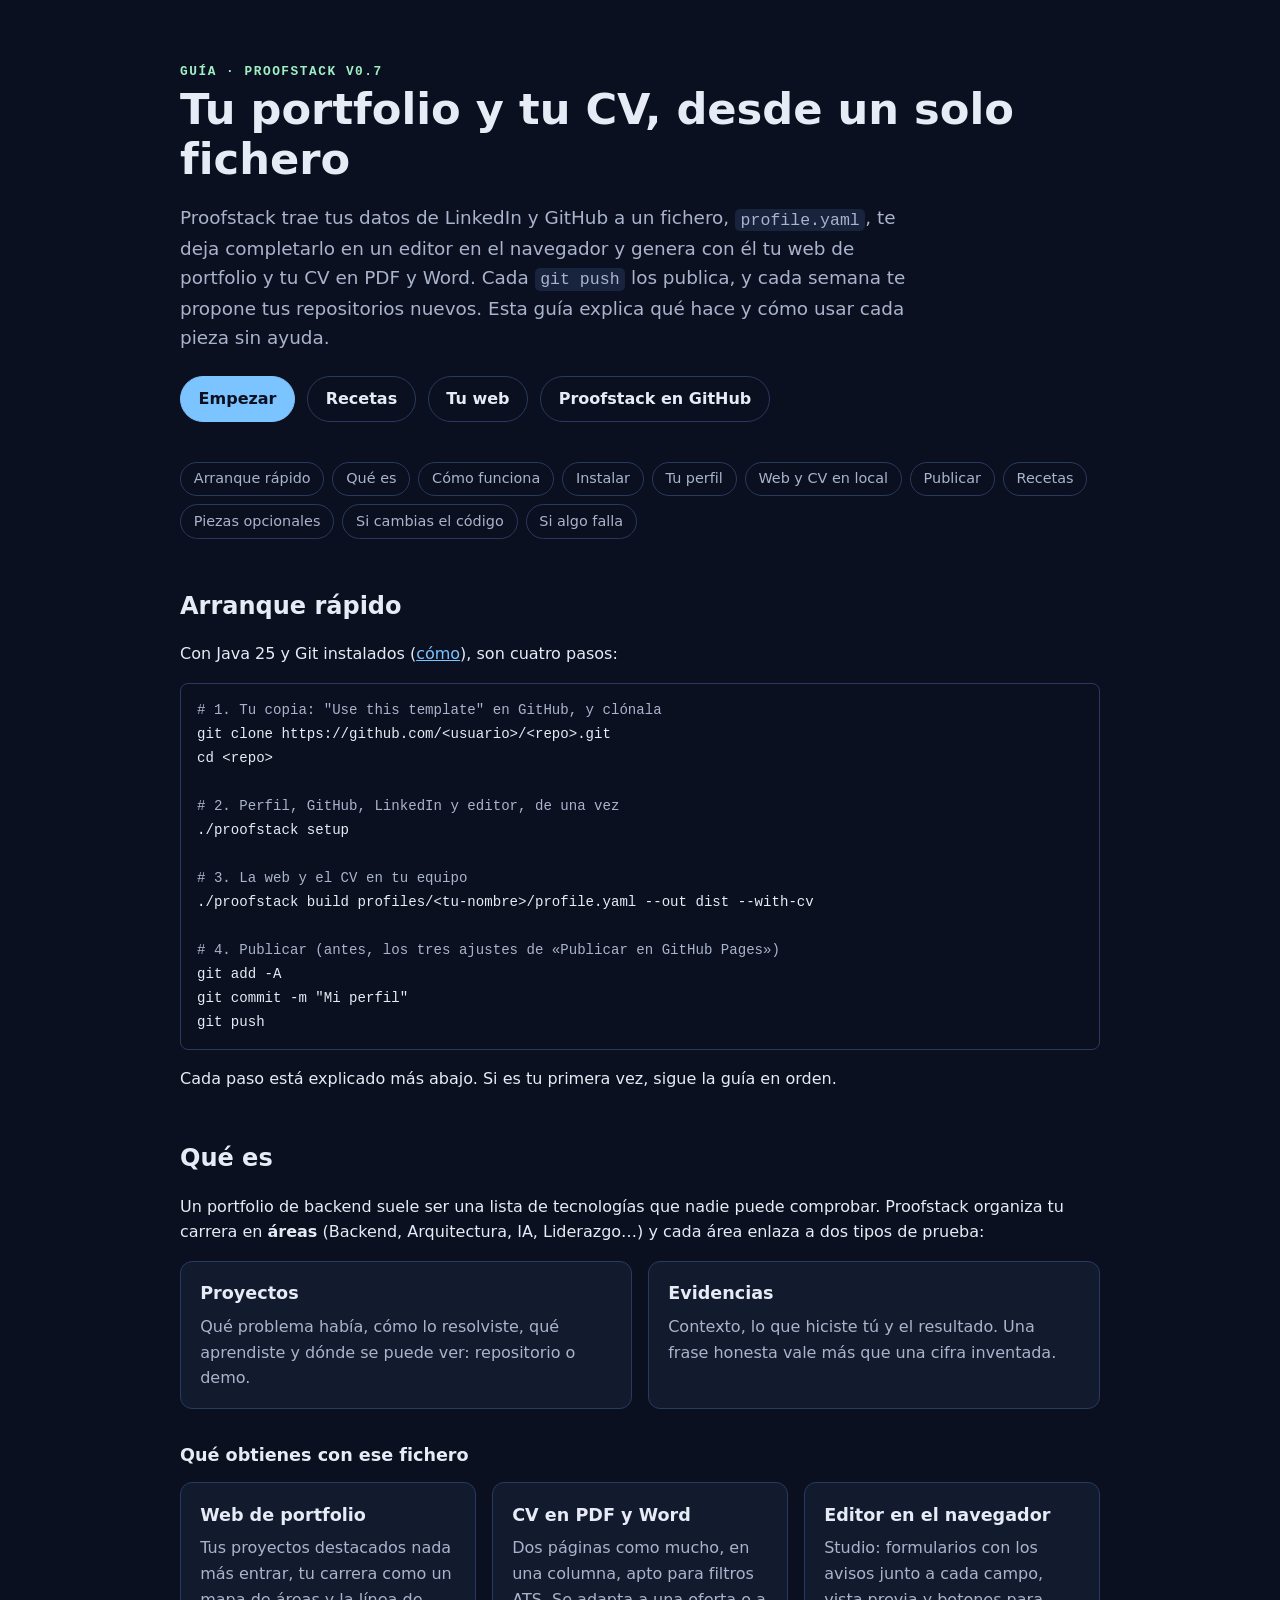
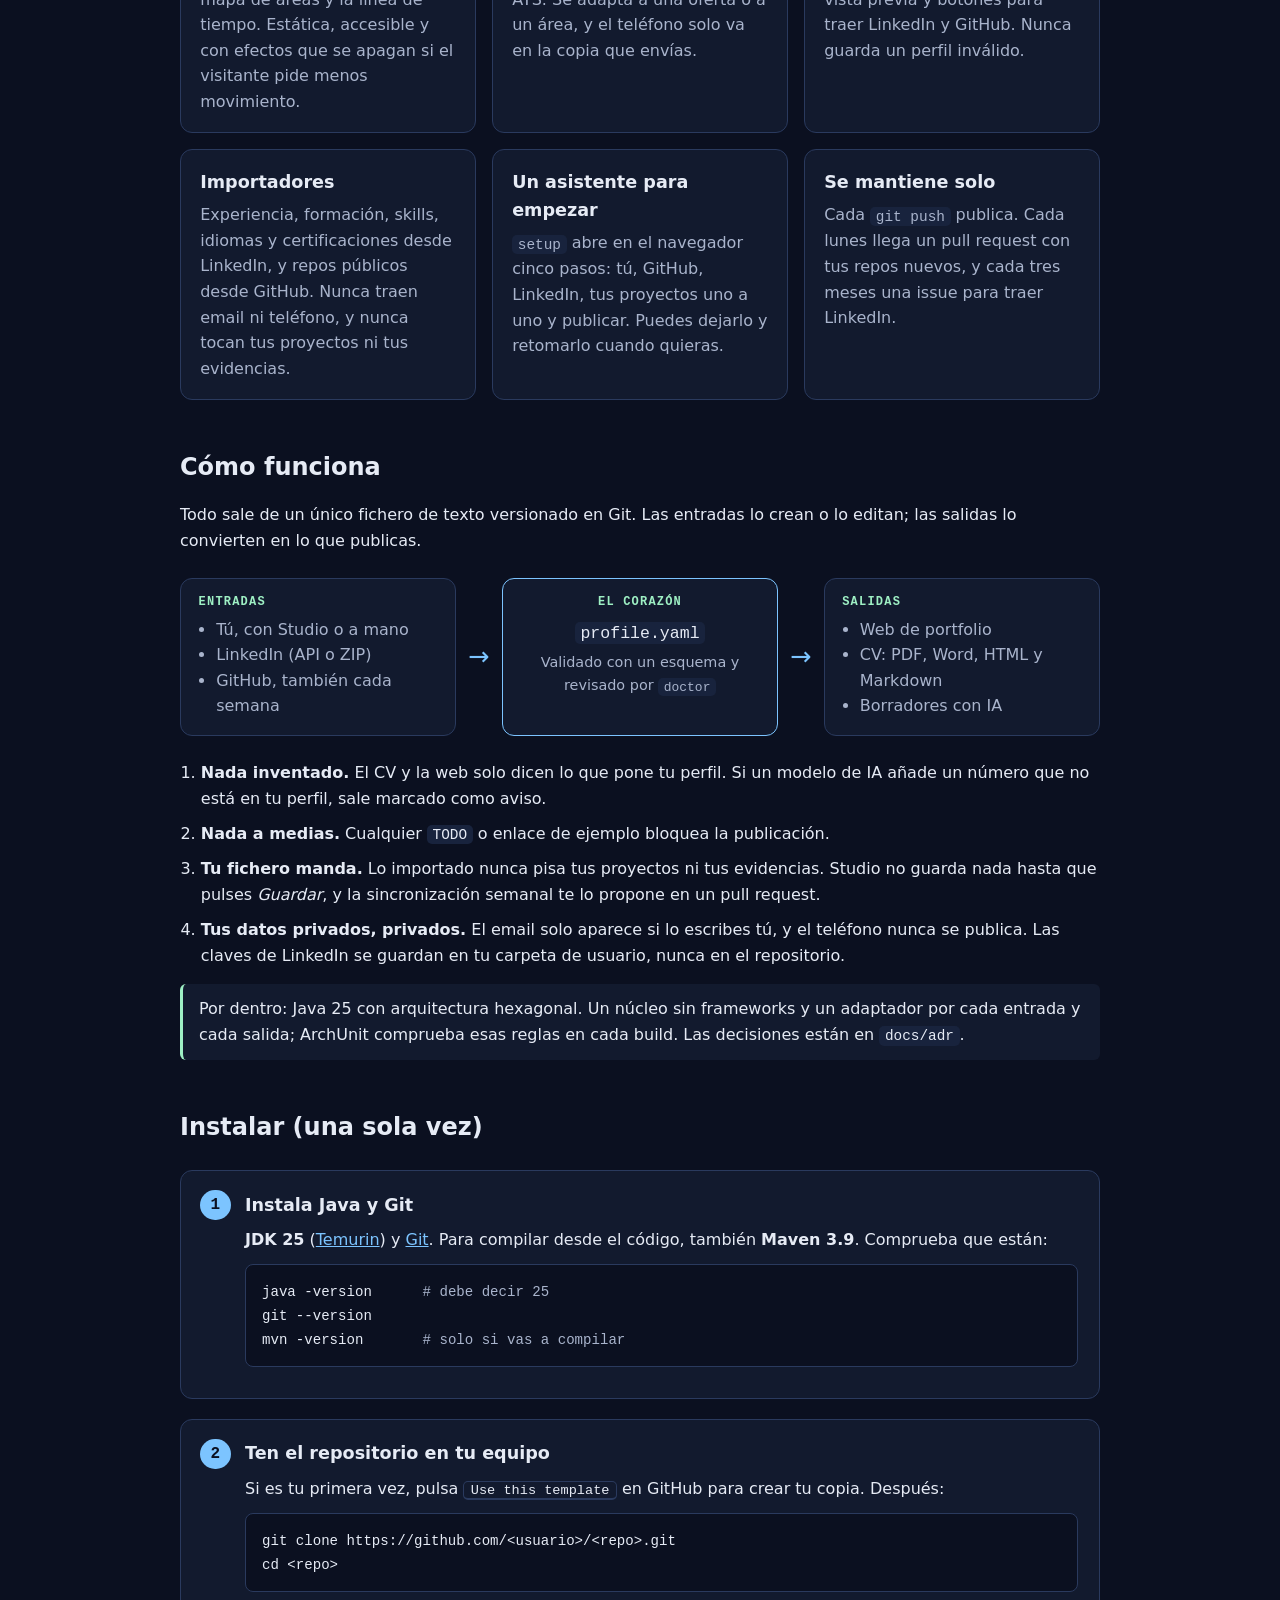
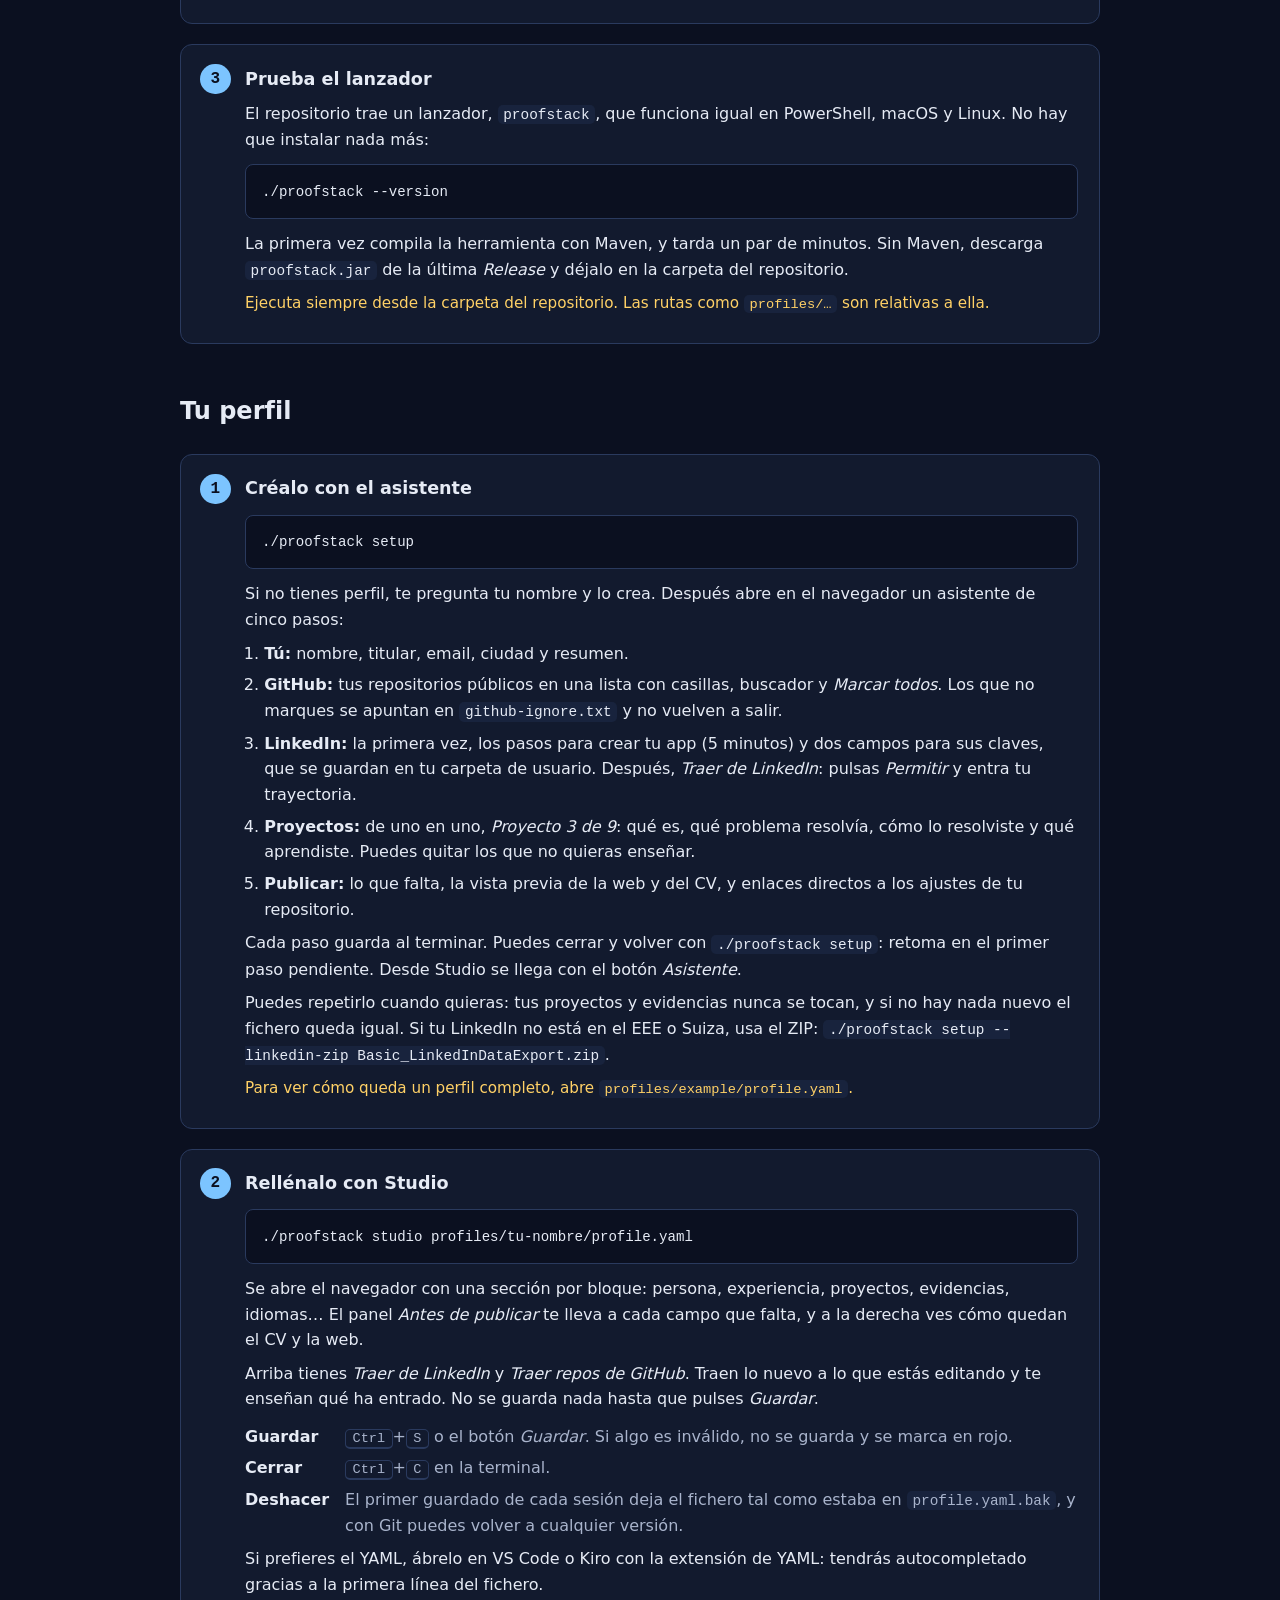
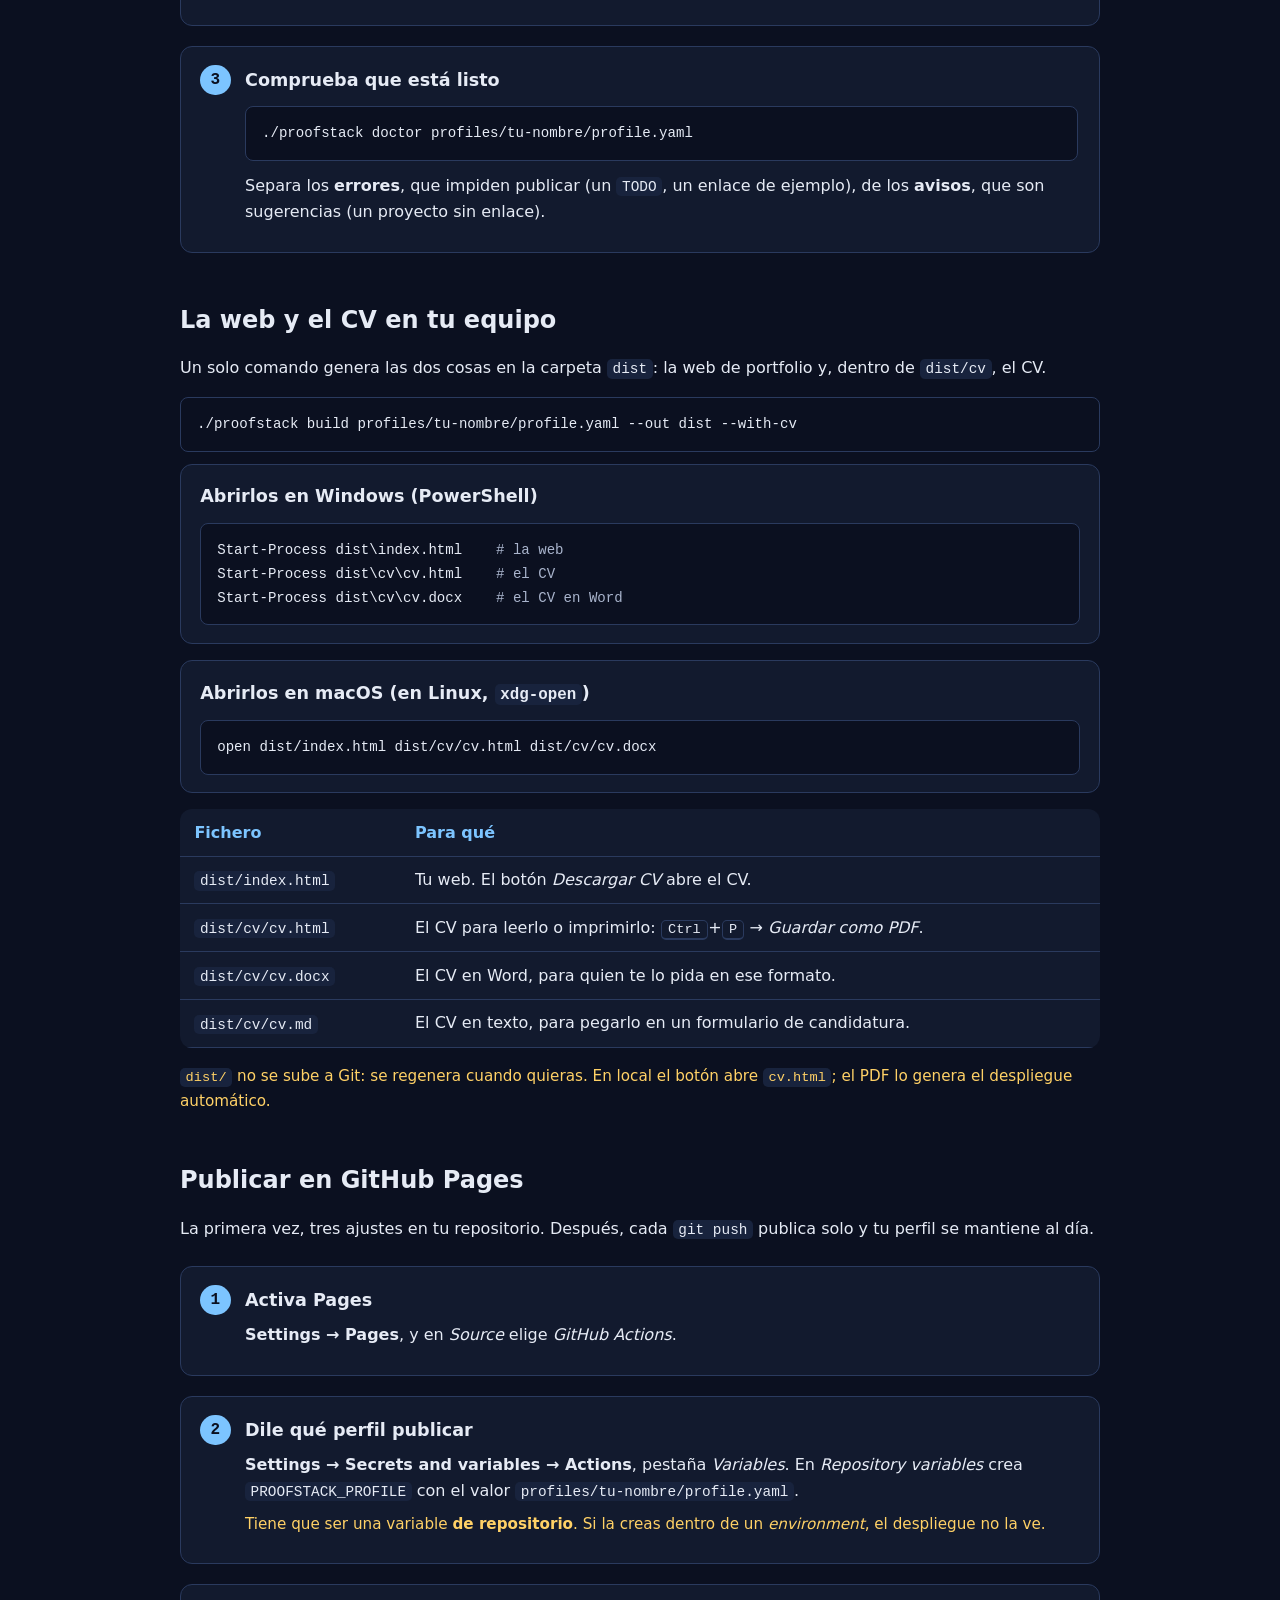
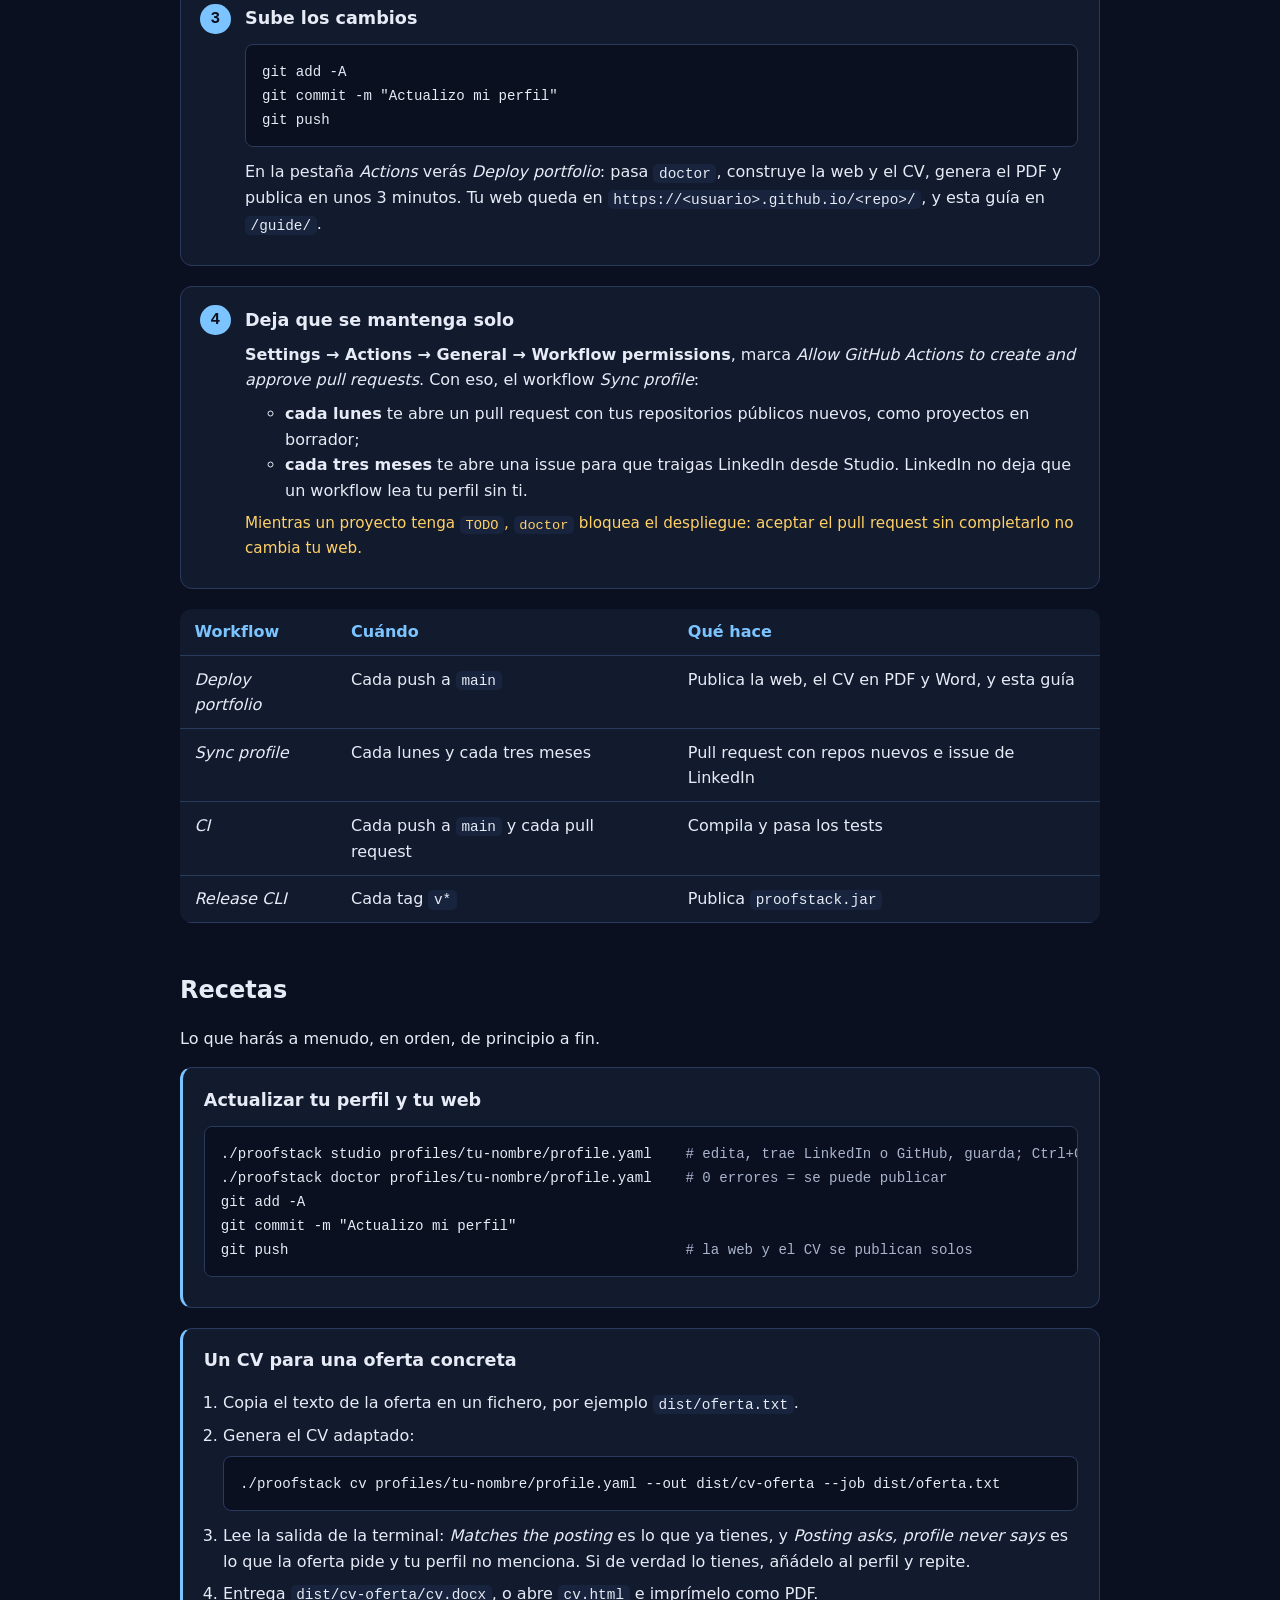
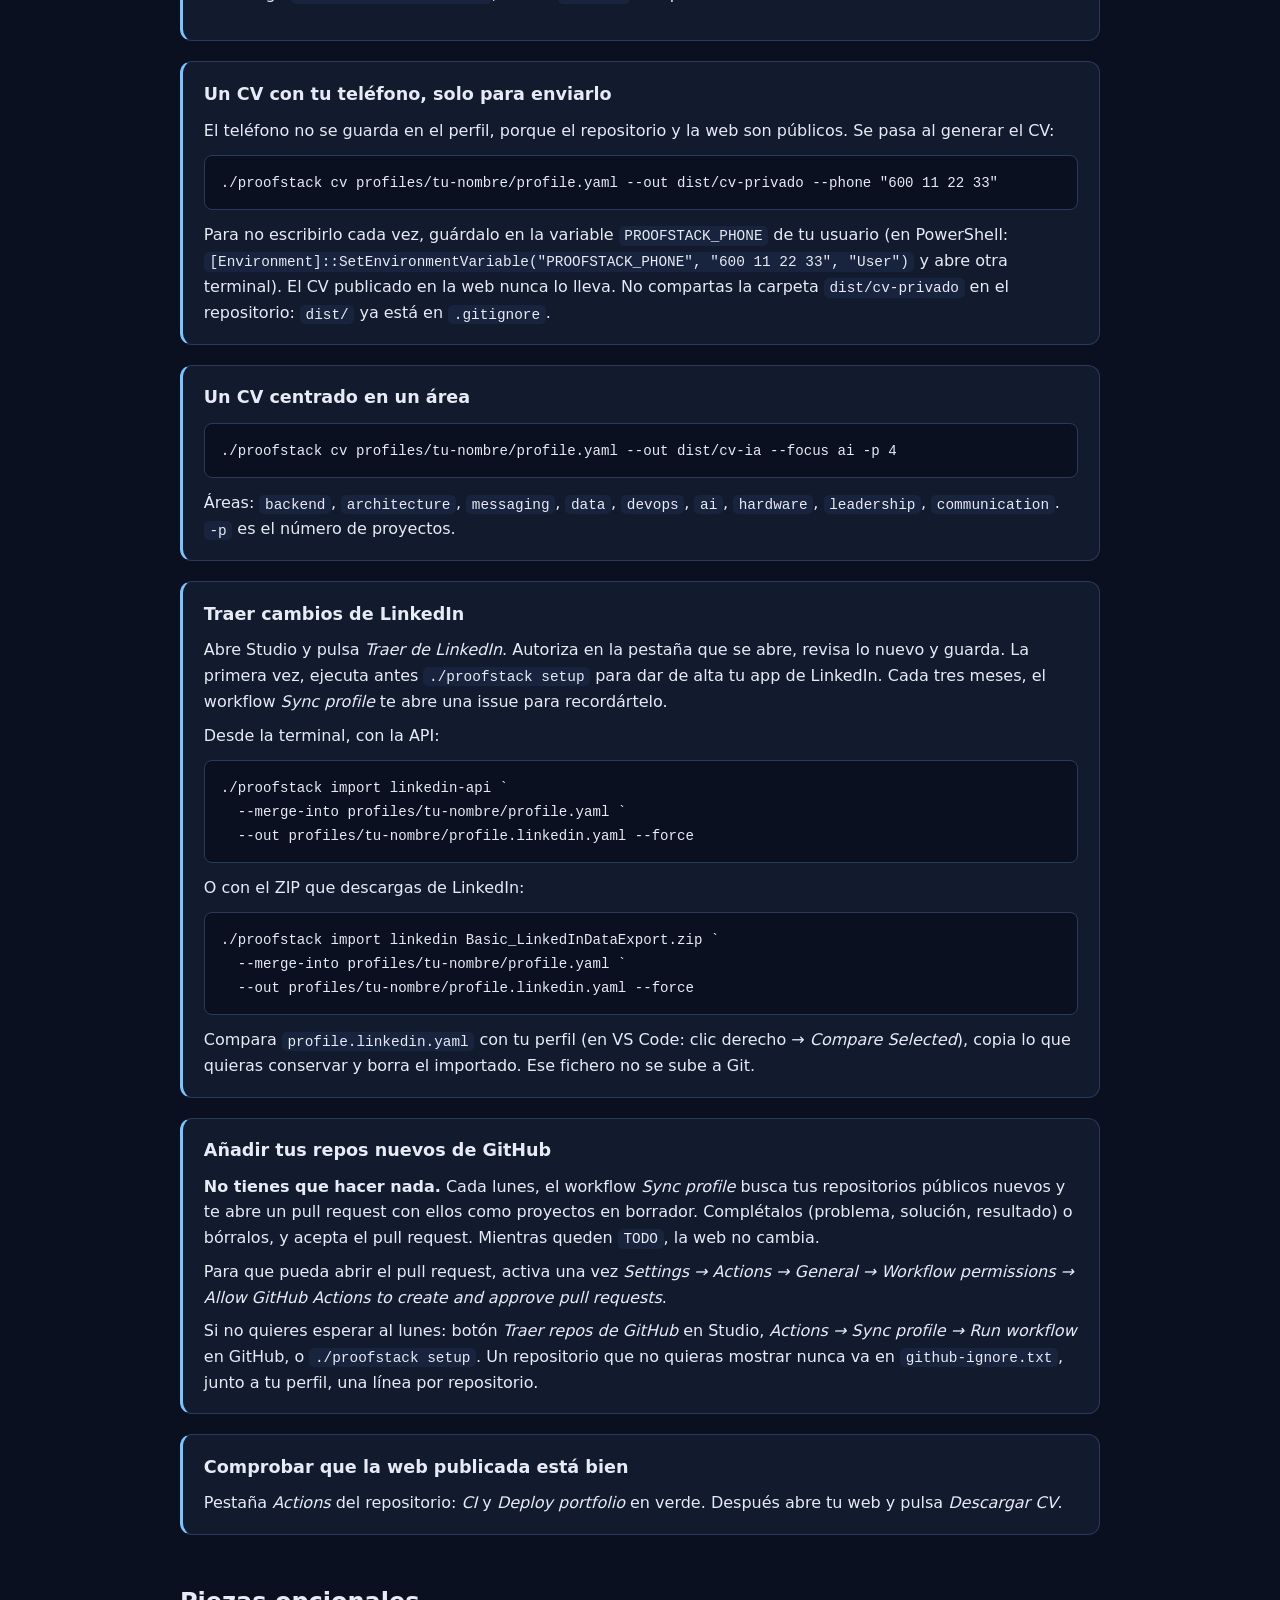
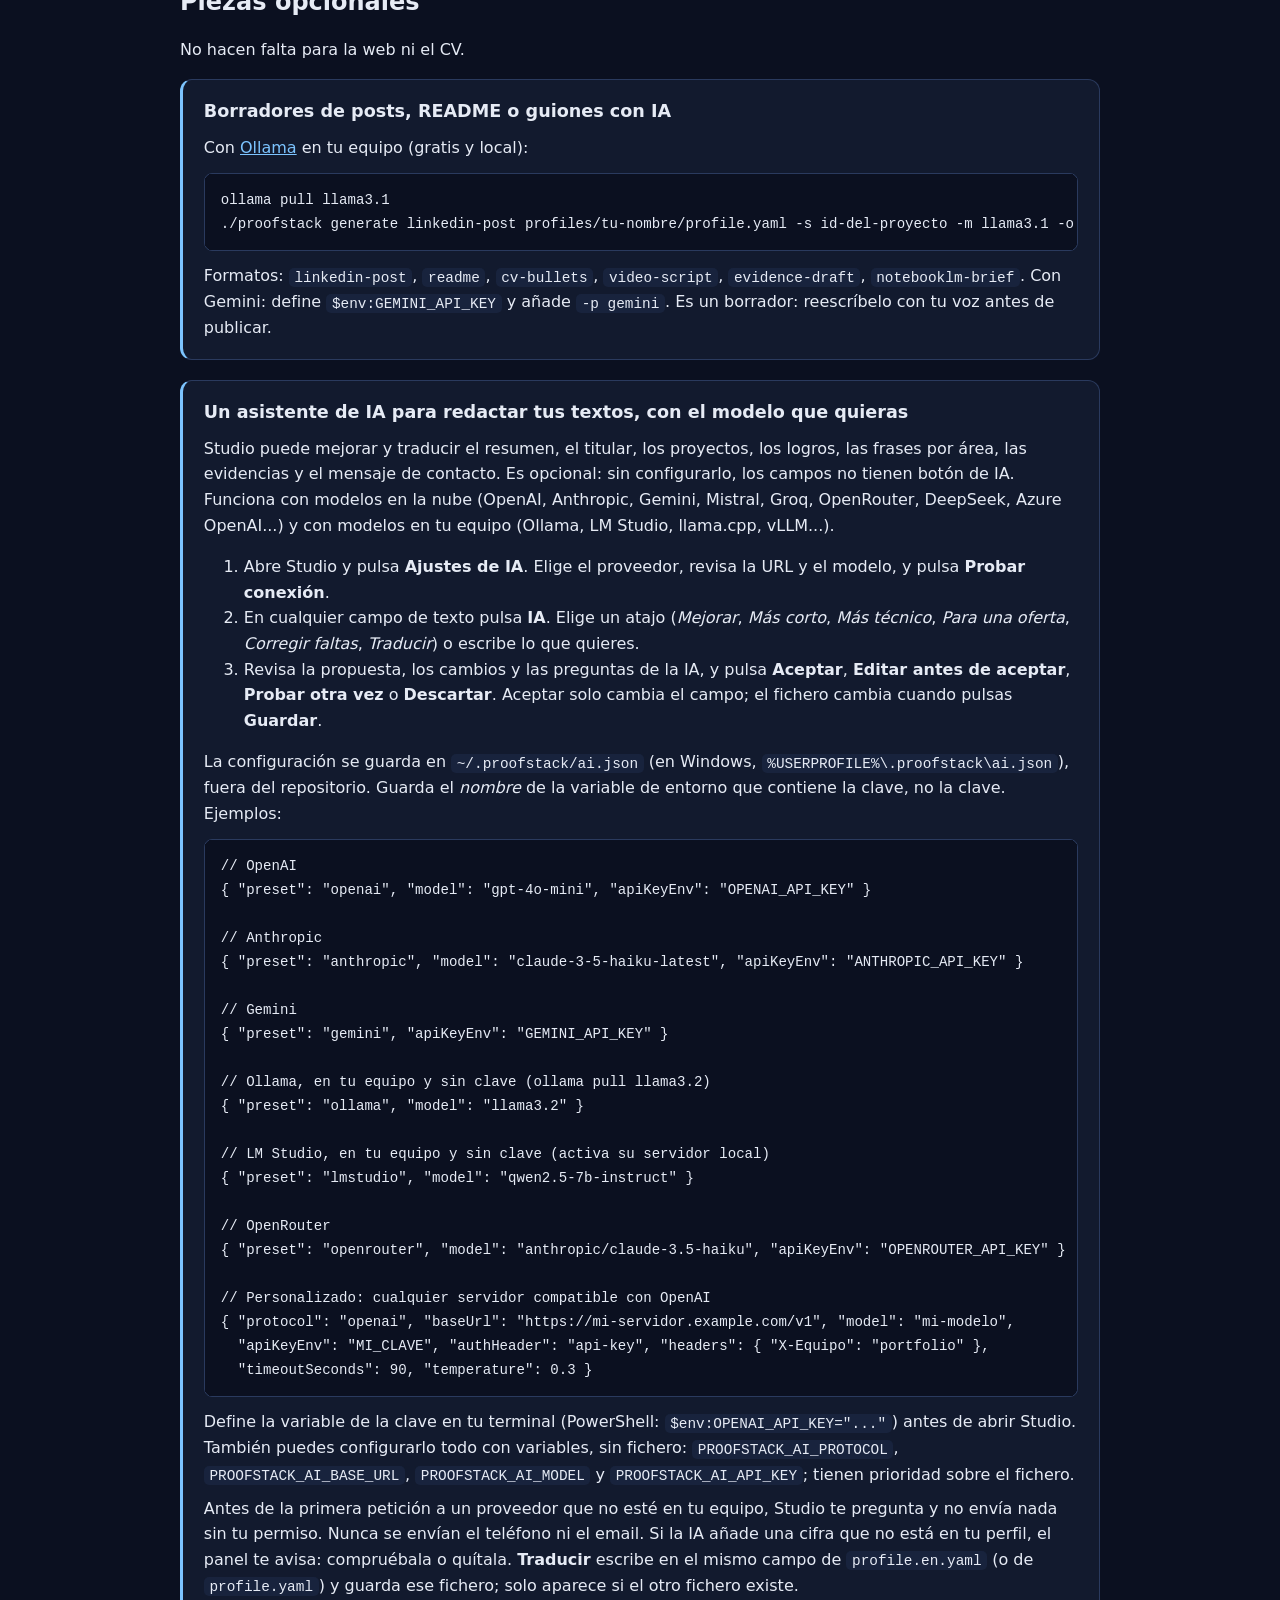
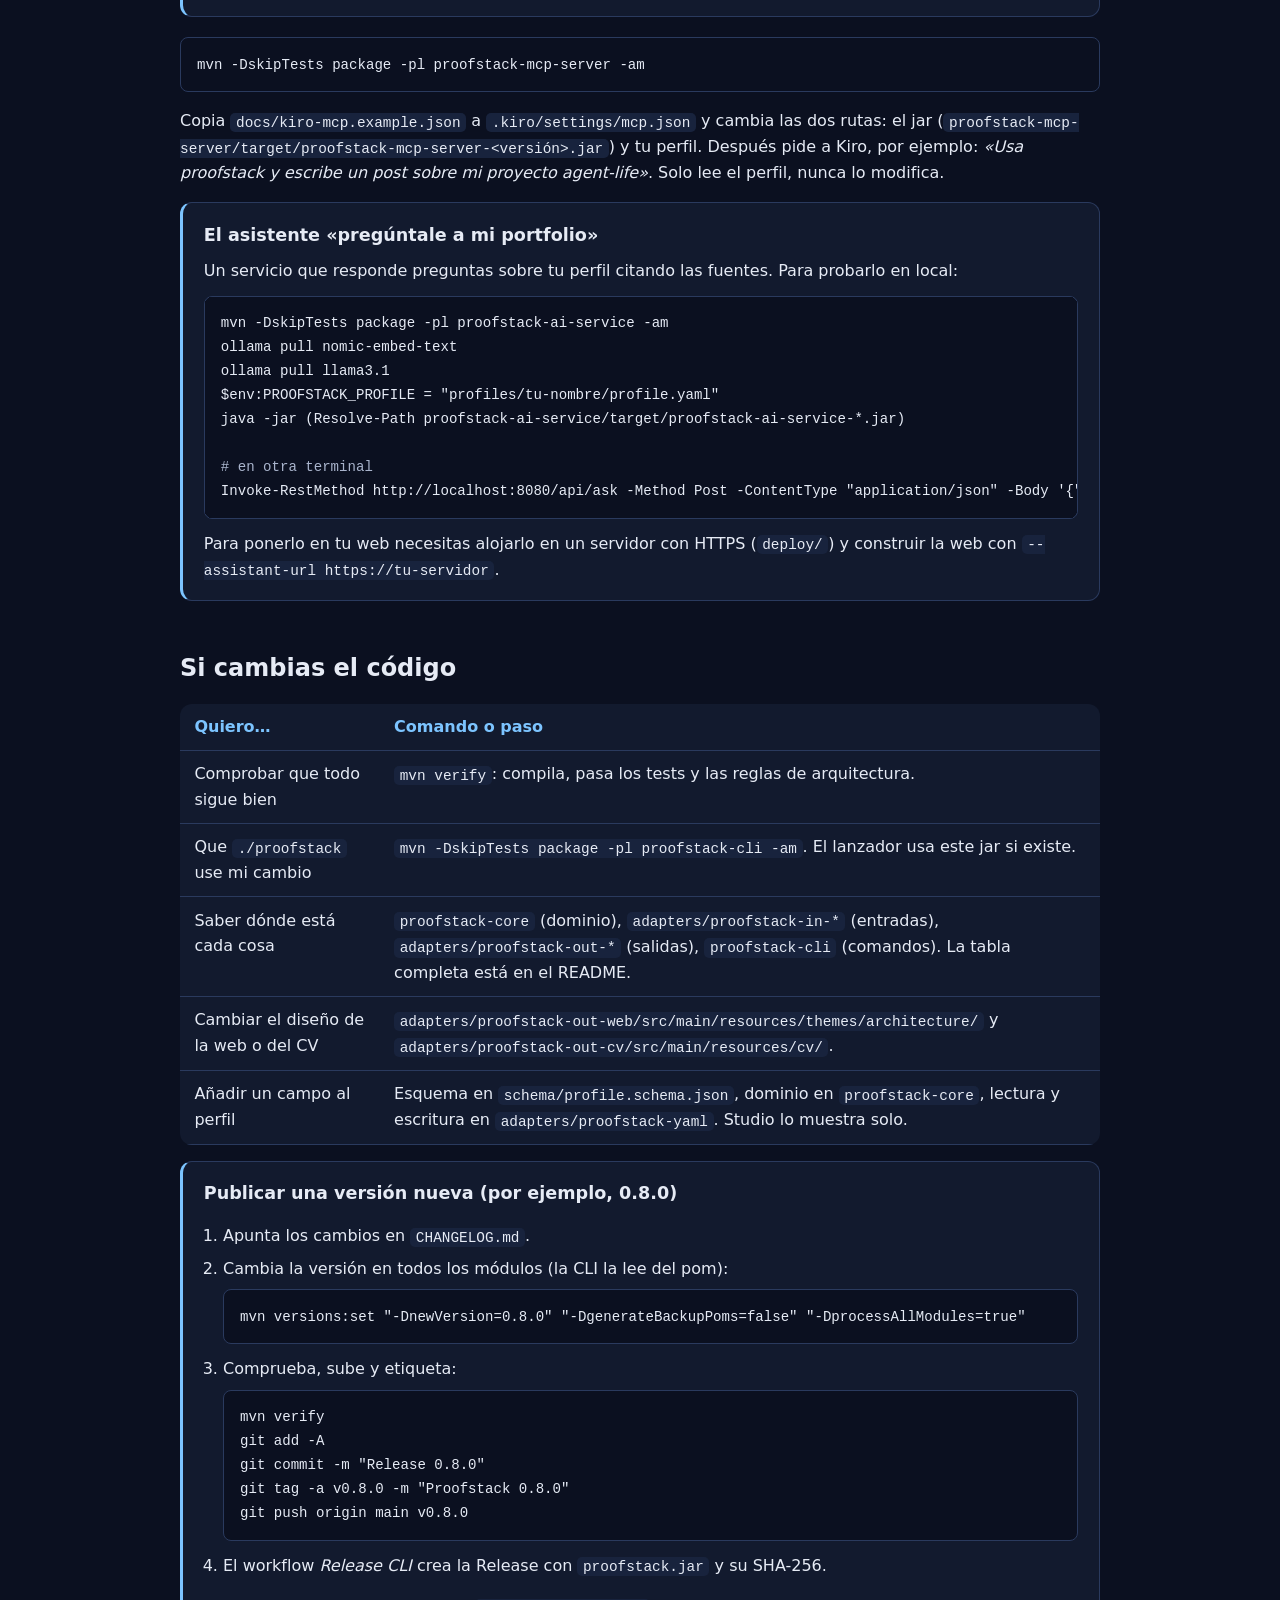
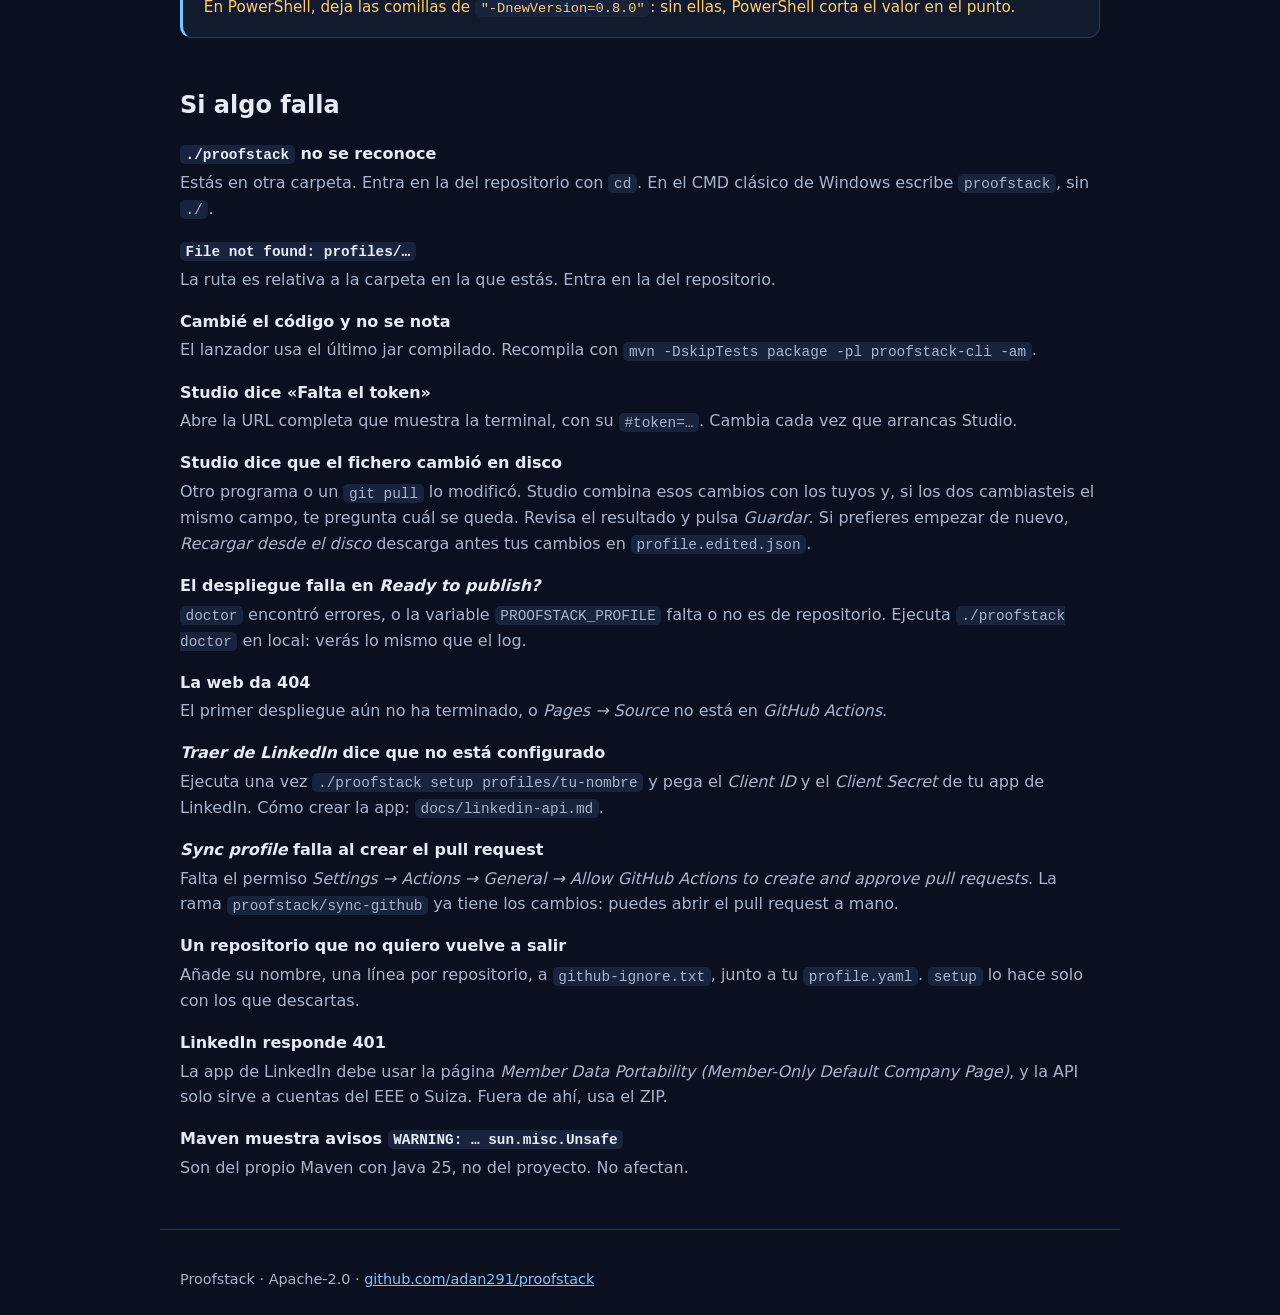
<file: docs/guide/index.html>
<!DOCTYPE html>
<html lang="es">
<head>
  <meta charset="utf-8">
  <meta name="viewport" content="width=device-width, initial-scale=1">
  <meta http-equiv="Content-Security-Policy" content="default-src 'none'; style-src 'self'; img-src 'self' data:; base-uri 'none'; form-action 'none'">
  <meta name="referrer" content="strict-origin-when-cross-origin">
  <meta name="description" content="Proofstack: qué es, cómo funciona y cómo ejecutarlo, paso a paso, sin ayuda.">
  <title>Proofstack · Qué es y cómo usarlo</title>
  <link rel="stylesheet" href="guide.css">
</head>
<body>
<a class="skip" href="#main">Saltar al contenido</a>

<header class="hero">
  <p class="eyebrow">Guía · Proofstack v0.7</p>
  <h1>Tu portfolio y tu CV, desde un solo fichero</h1>
  <p class="lead">Proofstack trae tus datos de LinkedIn y GitHub a un fichero, <code>profile.yaml</code>, te deja completarlo en un editor en el navegador y genera con él tu web de portfolio y tu CV en PDF y Word. Cada <code>git push</code> los publica, y cada semana te propone tus repositorios nuevos. Esta guía explica qué hace y cómo usar cada pieza sin ayuda.</p>
  <ul class="cta">
    <li><a class="btn btn--primary" href="#rapido">Empezar</a></li>
    <li><a class="btn" href="#recetas">Recetas</a></li>
    <li><a class="btn" href="../">Tu web</a></li>
    <li><a class="btn" href="https://github.com/adan291/proofstack">Proofstack en GitHub</a></li>
  </ul>
</header>

<nav class="toc" aria-label="En esta guía">
  <ol>
    <li><a href="#rapido">Arranque rápido</a></li>
    <li><a href="#que">Qué es</a></li>
    <li><a href="#como">Cómo funciona</a></li>
    <li><a href="#instalar">Instalar</a></li>
    <li><a href="#perfil">Tu perfil</a></li>
    <li><a href="#lanzar">Web y CV en local</a></li>
    <li><a href="#publicar">Publicar</a></li>
    <li><a href="#recetas">Recetas</a></li>
    <li><a href="#opcional">Piezas opcionales</a></li>
    <li><a href="#codigo">Si cambias el código</a></li>
    <li><a href="#problemas">Si algo falla</a></li>
  </ol>
</nav>

<main id="main">

  <section aria-labelledby="rapido">
    <h2 id="rapido">Arranque rápido</h2>
    <p>Con Java 25 y Git instalados (<a href="#instalar">cómo</a>), son cuatro pasos:</p>
    <pre><code><span class="c"># 1. Tu copia: "Use this template" en GitHub, y clónala</span>
git clone https://github.com/&lt;usuario&gt;/&lt;repo&gt;.git
cd &lt;repo&gt;

<span class="c"># 2. Perfil, GitHub, LinkedIn y editor, de una vez</span>
./proofstack setup

<span class="c"># 3. La web y el CV en tu equipo</span>
./proofstack build profiles/&lt;tu-nombre&gt;/profile.yaml --out dist --with-cv

<span class="c"># 4. Publicar (antes, los tres ajustes de «Publicar en GitHub Pages»)</span>
git add -A
git commit -m "Mi perfil"
git push</code></pre>
    <p>Cada paso está explicado más abajo. Si es tu primera vez, sigue la guía en orden.</p>
  </section>

  <section aria-labelledby="que">
    <h2 id="que">Qué es</h2>
    <p>Un portfolio de backend suele ser una lista de tecnologías que nadie puede comprobar. Proofstack organiza tu carrera en <strong>áreas</strong> (Backend, Arquitectura, IA, Liderazgo…) y cada área enlaza a dos tipos de prueba:</p>
    <div class="cards cards--two">
      <article class="card">
        <h3>Proyectos</h3>
        <p>Qué problema había, cómo lo resolviste, qué aprendiste y dónde se puede ver: repositorio o demo.</p>
      </article>
      <article class="card">
        <h3>Evidencias</h3>
        <p>Contexto, lo que hiciste tú y el resultado. Una frase honesta vale más que una cifra inventada.</p>
      </article>
    </div>
    <h3 class="sub-title">Qué obtienes con ese fichero</h3>
    <div class="cards">
      <article class="card">
        <h3>Web de portfolio</h3>
        <p>Tus proyectos destacados nada más entrar, tu carrera como un mapa de áreas y la línea de tiempo. Estática, accesible y con efectos que se apagan si el visitante pide menos movimiento.</p>
      </article>
      <article class="card">
        <h3>CV en PDF y Word</h3>
        <p>Dos páginas como mucho, en una columna, apto para filtros ATS. Se adapta a una oferta o a un área, y el teléfono solo va en la copia que envías.</p>
      </article>
      <article class="card">
        <h3>Editor en el navegador</h3>
        <p>Studio: formularios con los avisos junto a cada campo, vista previa y botones para traer LinkedIn y GitHub. Nunca guarda un perfil inválido.</p>
      </article>
      <article class="card">
        <h3>Importadores</h3>
        <p>Experiencia, formación, skills, idiomas y certificaciones desde LinkedIn, y repos públicos desde GitHub. Nunca traen email ni teléfono, y nunca tocan tus proyectos ni tus evidencias.</p>
      </article>
      <article class="card">
        <h3>Un asistente para empezar</h3>
        <p><code>setup</code> abre en el navegador cinco pasos: tú, GitHub, LinkedIn, tus proyectos uno a uno y publicar. Puedes dejarlo y retomarlo cuando quieras.</p>
      </article>
      <article class="card">
        <h3>Se mantiene solo</h3>
        <p>Cada <code>git push</code> publica. Cada lunes llega un pull request con tus repos nuevos, y cada tres meses una issue para traer LinkedIn.</p>
      </article>
    </div>
  </section>

  <section aria-labelledby="como">
    <h2 id="como">Cómo funciona</h2>
    <p>Todo sale de un único fichero de texto versionado en Git. Las entradas lo crean o lo editan; las salidas lo convierten en lo que publicas.</p>
    <figure class="flow" aria-labelledby="flow-caption">
      <div class="flow__col">
        <p class="flow__label">Entradas</p>
        <ul>
          <li>Tú, con Studio o a mano</li>
          <li>LinkedIn (API o ZIP)</li>
          <li>GitHub, también cada semana</li>
        </ul>
      </div>
      <div class="flow__arrow" aria-hidden="true">→</div>
      <div class="flow__col flow__col--core">
        <p class="flow__label">El corazón</p>
        <p class="flow__file"><code>profile.yaml</code></p>
        <p class="flow__note">Validado con un esquema y revisado por <code>doctor</code></p>
      </div>
      <div class="flow__arrow" aria-hidden="true">→</div>
      <div class="flow__col">
        <p class="flow__label">Salidas</p>
        <ul>
          <li>Web de portfolio</li>
          <li>CV: PDF, Word, HTML y Markdown</li>
          <li>Borradores con IA</li>
        </ul>
      </div>
      <figcaption id="flow-caption" class="sr-only">Las entradas (tú, LinkedIn y GitHub) alimentan profile.yaml, que se valida y del que salen la web, el CV y los borradores.</figcaption>
    </figure>
    <ol class="rules">
      <li><strong>Nada inventado.</strong> El CV y la web solo dicen lo que pone tu perfil. Si un modelo de IA añade un número que no está en tu perfil, sale marcado como aviso.</li>
      <li><strong>Nada a medias.</strong> Cualquier <code>TODO</code> o enlace de ejemplo bloquea la publicación.</li>
      <li><strong>Tu fichero manda.</strong> Lo importado nunca pisa tus proyectos ni tus evidencias. Studio no guarda nada hasta que pulses <em>Guardar</em>, y la sincronización semanal te lo propone en un pull request.</li>
      <li><strong>Tus datos privados, privados.</strong> El email solo aparece si lo escribes tú, y el teléfono nunca se publica. Las claves de LinkedIn se guardan en tu carpeta de usuario, nunca en el repositorio.</li>
    </ol>
    <p class="note">Por dentro: Java 25 con arquitectura hexagonal. Un núcleo sin frameworks y un adaptador por cada entrada y cada salida; ArchUnit comprueba esas reglas en cada build. Las decisiones están en <code>docs/adr</code>.</p>
  </section>

  <section aria-labelledby="instalar">
    <h2 id="instalar">Instalar (una sola vez)</h2>
    <ol class="steps">
      <li class="step">
        <h3>Instala Java y Git</h3>
        <p><strong>JDK 25</strong> (<a href="https://adoptium.net/">Temurin</a>) y <a href="https://git-scm.com/">Git</a>. Para compilar desde el código, también <strong>Maven 3.9</strong>. Comprueba que están:</p>
        <pre><code>java -version      <span class="c"># debe decir 25</span>
git --version
mvn -version       <span class="c"># solo si vas a compilar</span></code></pre>
      </li>
      <li class="step">
        <h3>Ten el repositorio en tu equipo</h3>
        <p>Si es tu primera vez, pulsa <kbd>Use this template</kbd> en GitHub para crear tu copia. Después:</p>
        <pre><code>git clone https://github.com/&lt;usuario&gt;/&lt;repo&gt;.git
cd &lt;repo&gt;</code></pre>
      </li>
      <li class="step">
        <h3>Prueba el lanzador</h3>
        <p>El repositorio trae un lanzador, <code>proofstack</code>, que funciona igual en PowerShell, macOS y Linux. No hay que instalar nada más:</p>
        <pre><code>./proofstack --version</code></pre>
        <p>La primera vez compila la herramienta con Maven, y tarda un par de minutos. Sin Maven, descarga <code>proofstack.jar</code> de la última <em>Release</em> y déjalo en la carpeta del repositorio.</p>
        <p class="tip">Ejecuta siempre desde la carpeta del repositorio. Las rutas como <code>profiles/…</code> son relativas a ella.</p>
      </li>
    </ol>
  </section>

  <section aria-labelledby="perfil">
    <h2 id="perfil">Tu perfil</h2>
    <ol class="steps">
      <li class="step">
        <h3>Créalo con el asistente</h3>
        <pre><code>./proofstack setup</code></pre>
        <p>Si no tienes perfil, te pregunta tu nombre y lo crea. Después abre en el navegador un asistente de cinco pasos:</p>
        <ol class="sub">
          <li><strong>Tú:</strong> nombre, titular, email, ciudad y resumen.</li>
          <li><strong>GitHub:</strong> tus repositorios públicos en una lista con casillas, buscador y <em>Marcar todos</em>. Los que no marques se apuntan en <code>github-ignore.txt</code> y no vuelven a salir.</li>
          <li><strong>LinkedIn:</strong> la primera vez, los pasos para crear tu app (5 minutos) y dos campos para sus claves, que se guardan en tu carpeta de usuario. Después, <em>Traer de LinkedIn</em>: pulsas <em>Permitir</em> y entra tu trayectoria.</li>
          <li><strong>Proyectos:</strong> de uno en uno, <em>Proyecto 3 de 9</em>: qué es, qué problema resolvía, cómo lo resolviste y qué aprendiste. Puedes quitar los que no quieras enseñar.</li>
          <li><strong>Publicar:</strong> lo que falta, la vista previa de la web y del CV, y enlaces directos a los ajustes de tu repositorio.</li>
        </ol>
        <p>Cada paso guarda al terminar. Puedes cerrar y volver con <code>./proofstack setup</code>: retoma en el primer paso pendiente. Desde Studio se llega con el botón <em>Asistente</em>.</p>
        <p>Puedes repetirlo cuando quieras: tus proyectos y evidencias nunca se tocan, y si no hay nada nuevo el fichero queda igual. Si tu LinkedIn no está en el EEE o Suiza, usa el ZIP: <code>./proofstack setup --linkedin-zip Basic_LinkedInDataExport.zip</code>.</p>
        <p class="tip">Para ver cómo queda un perfil completo, abre <code>profiles/example/profile.yaml</code>.</p>
      </li>
      <li class="step">
        <h3>Rellénalo con Studio</h3>
        <pre><code>./proofstack studio profiles/tu-nombre/profile.yaml</code></pre>
        <p>Se abre el navegador con una sección por bloque: persona, experiencia, proyectos, evidencias, idiomas… El panel <em>Antes de publicar</em> te lleva a cada campo que falta, y a la derecha ves cómo quedan el CV y la web.</p>
        <p>Arriba tienes <em>Traer de LinkedIn</em> y <em>Traer repos de GitHub</em>. Traen lo nuevo a lo que estás editando y te enseñan qué ha entrado. No se guarda nada hasta que pulses <em>Guardar</em>.</p>
        <dl class="howto">
          <dt>Guardar</dt><dd><kbd>Ctrl</kbd>+<kbd>S</kbd> o el botón <em>Guardar</em>. Si algo es inválido, no se guarda y se marca en rojo.</dd>
          <dt>Cerrar</dt><dd><kbd>Ctrl</kbd>+<kbd>C</kbd> en la terminal.</dd>
          <dt>Deshacer</dt><dd>El primer guardado de cada sesión deja el fichero tal como estaba en <code>profile.yaml.bak</code>, y con Git puedes volver a cualquier versión.</dd>
        </dl>
        <p>Si prefieres el YAML, ábrelo en VS Code o Kiro con la extensión de YAML: tendrás autocompletado gracias a la primera línea del fichero.</p>
      </li>
      <li class="step">
        <h3>Comprueba que está listo</h3>
        <pre><code>./proofstack doctor profiles/tu-nombre/profile.yaml</code></pre>
        <p>Separa los <strong>errores</strong>, que impiden publicar (un <code>TODO</code>, un enlace de ejemplo), de los <strong>avisos</strong>, que son sugerencias (un proyecto sin enlace).</p>
      </li>
    </ol>
  </section>

  <section aria-labelledby="lanzar">
    <h2 id="lanzar">La web y el CV en tu equipo</h2>
    <p>Un solo comando genera las dos cosas en la carpeta <code>dist</code>: la web de portfolio y, dentro de <code>dist/cv</code>, el CV.</p>
    <pre><code>./proofstack build profiles/tu-nombre/profile.yaml --out dist --with-cv</code></pre>
    <div class="cards cards--stack">
      <article class="card card--code">
        <h3>Abrirlos en Windows (PowerShell)</h3>
        <pre><code>Start-Process dist\index.html    <span class="c"># la web</span>
Start-Process dist\cv\cv.html    <span class="c"># el CV</span>
Start-Process dist\cv\cv.docx    <span class="c"># el CV en Word</span></code></pre>
      </article>
      <article class="card card--code">
        <h3>Abrirlos en macOS (en Linux, <code>xdg-open</code>)</h3>
        <pre><code>open dist/index.html dist/cv/cv.html dist/cv/cv.docx</code></pre>
      </article>
    </div>
    <table>
      <caption class="sr-only">Qué genera build --with-cv</caption>
      <thead><tr><th scope="col">Fichero</th><th scope="col">Para qué</th></tr></thead>
      <tbody>
        <tr><td><code>dist/index.html</code></td><td>Tu web. El botón <em>Descargar CV</em> abre el CV.</td></tr>
        <tr><td><code>dist/cv/cv.html</code></td><td>El CV para leerlo o imprimirlo: <kbd>Ctrl</kbd>+<kbd>P</kbd> → <em>Guardar como PDF</em>.</td></tr>
        <tr><td><code>dist/cv/cv.docx</code></td><td>El CV en Word, para quien te lo pida en ese formato.</td></tr>
        <tr><td><code>dist/cv/cv.md</code></td><td>El CV en texto, para pegarlo en un formulario de candidatura.</td></tr>
      </tbody>
    </table>
    <p class="tip"><code>dist/</code> no se sube a Git: se regenera cuando quieras. En local el botón abre <code>cv.html</code>; el PDF lo genera el despliegue automático.</p>
  </section>

  <section aria-labelledby="publicar">
    <h2 id="publicar">Publicar en GitHub Pages</h2>
    <p>La primera vez, tres ajustes en tu repositorio. Después, cada <code>git push</code> publica solo y tu perfil se mantiene al día.</p>
    <ol class="steps">
      <li class="step">
        <h3>Activa Pages</h3>
        <p><strong>Settings → Pages</strong>, y en <em>Source</em> elige <em>GitHub Actions</em>.</p>
      </li>
      <li class="step">
        <h3>Dile qué perfil publicar</h3>
        <p><strong>Settings → Secrets and variables → Actions</strong>, pestaña <em>Variables</em>. En <em>Repository variables</em> crea <code>PROOFSTACK_PROFILE</code> con el valor <code>profiles/tu-nombre/profile.yaml</code>.</p>
        <p class="tip">Tiene que ser una variable <strong>de repositorio</strong>. Si la creas dentro de un <em>environment</em>, el despliegue no la ve.</p>
      </li>
      <li class="step">
        <h3>Sube los cambios</h3>
        <pre><code>git add -A
git commit -m "Actualizo mi perfil"
git push</code></pre>
        <p>En la pestaña <em>Actions</em> verás <em>Deploy portfolio</em>: pasa <code>doctor</code>, construye la web y el CV, genera el PDF y publica en unos 3 minutos. Tu web queda en <code>https://&lt;usuario&gt;.github.io/&lt;repo&gt;/</code>, y esta guía en <code>/guide/</code>.</p>
      </li>
      <li class="step">
        <h3>Deja que se mantenga solo</h3>
        <p><strong>Settings → Actions → General → Workflow permissions</strong>, marca <em>Allow GitHub Actions to create and approve pull requests</em>. Con eso, el workflow <em>Sync profile</em>:</p>
        <ul>
          <li><strong>cada lunes</strong> te abre un pull request con tus repositorios públicos nuevos, como proyectos en borrador;</li>
          <li><strong>cada tres meses</strong> te abre una issue para que traigas LinkedIn desde Studio. LinkedIn no deja que un workflow lea tu perfil sin ti.</li>
        </ul>
        <p class="tip">Mientras un proyecto tenga <code>TODO</code>, <code>doctor</code> bloquea el despliegue: aceptar el pull request sin completarlo no cambia tu web.</p>
      </li>
    </ol>
    <table>
      <caption class="sr-only">Workflows del repositorio</caption>
      <thead><tr><th scope="col">Workflow</th><th scope="col">Cuándo</th><th scope="col">Qué hace</th></tr></thead>
      <tbody>
        <tr><td><em>Deploy portfolio</em></td><td>Cada push a <code>main</code></td><td>Publica la web, el CV en PDF y Word, y esta guía</td></tr>
        <tr><td><em>Sync profile</em></td><td>Cada lunes y cada tres meses</td><td>Pull request con repos nuevos e issue de LinkedIn</td></tr>
        <tr><td><em>CI</em></td><td>Cada push a <code>main</code> y cada pull request</td><td>Compila y pasa los tests</td></tr>
        <tr><td><em>Release CLI</em></td><td>Cada tag <code>v*</code></td><td>Publica <code>proofstack.jar</code></td></tr>
      </tbody>
    </table>
  </section>

  <section aria-labelledby="recetas">
    <h2 id="recetas">Recetas</h2>
    <p>Lo que harás a menudo, en orden, de principio a fin.</p>

    <article class="recipe">
      <h3>Actualizar tu perfil y tu web</h3>
      <pre><code>./proofstack studio profiles/tu-nombre/profile.yaml    <span class="c"># edita, trae LinkedIn o GitHub, guarda; Ctrl+C al terminar</span>
./proofstack doctor profiles/tu-nombre/profile.yaml    <span class="c"># 0 errores = se puede publicar</span>
git add -A
git commit -m "Actualizo mi perfil"
git push                                               <span class="c"># la web y el CV se publican solos</span></code></pre>
    </article>

    <article class="recipe">
      <h3>Un CV para una oferta concreta</h3>
      <ol class="sub">
        <li>Copia el texto de la oferta en un fichero, por ejemplo <code>dist/oferta.txt</code>.</li>
        <li>Genera el CV adaptado:
          <pre><code>./proofstack cv profiles/tu-nombre/profile.yaml --out dist/cv-oferta --job dist/oferta.txt</code></pre>
        </li>
        <li>Lee la salida de la terminal: <em>Matches the posting</em> es lo que ya tienes, y <em>Posting asks, profile never says</em> es lo que la oferta pide y tu perfil no menciona. Si de verdad lo tienes, añádelo al perfil y repite.</li>
        <li>Entrega <code>dist/cv-oferta/cv.docx</code>, o abre <code>cv.html</code> e imprímelo como PDF.</li>
      </ol>
    </article>

    <article class="recipe">
      <h3>Un CV con tu teléfono, solo para enviarlo</h3>
      <p>El teléfono no se guarda en el perfil, porque el repositorio y la web son públicos. Se pasa al generar el CV:</p>
      <pre><code>./proofstack cv profiles/tu-nombre/profile.yaml --out dist/cv-privado --phone "600 11 22 33"</code></pre>
      <p>Para no escribirlo cada vez, guárdalo en la variable <code>PROOFSTACK_PHONE</code> de tu usuario (en PowerShell: <code>[Environment]::SetEnvironmentVariable("PROOFSTACK_PHONE", "600 11 22 33", "User")</code> y abre otra terminal). El CV publicado en la web nunca lo lleva. No compartas la carpeta <code>dist/cv-privado</code> en el repositorio: <code>dist/</code> ya está en <code>.gitignore</code>.</p>
    </article>

    <article class="recipe">
      <h3>Un CV centrado en un área</h3>
      <pre><code>./proofstack cv profiles/tu-nombre/profile.yaml --out dist/cv-ia --focus ai -p 4</code></pre>
      <p>Áreas: <code>backend</code>, <code>architecture</code>, <code>messaging</code>, <code>data</code>, <code>devops</code>, <code>ai</code>, <code>hardware</code>, <code>leadership</code>, <code>communication</code>. <code>-p</code> es el número de proyectos.</p>
    </article>

    <article class="recipe">
      <h3>Traer cambios de LinkedIn</h3>
      <p>Abre Studio y pulsa <em>Traer de LinkedIn</em>. Autoriza en la pestaña que se abre, revisa lo nuevo y guarda. La primera vez, ejecuta antes <code>./proofstack setup</code> para dar de alta tu app de LinkedIn. Cada tres meses, el workflow <em>Sync profile</em> te abre una issue para recordártelo.</p>
      <p>Desde la terminal, con la API:</p>
      <pre><code>./proofstack import linkedin-api `
  --merge-into profiles/tu-nombre/profile.yaml `
  --out profiles/tu-nombre/profile.linkedin.yaml --force</code></pre>
      <p>O con el ZIP que descargas de LinkedIn:</p>
      <pre><code>./proofstack import linkedin Basic_LinkedInDataExport.zip `
  --merge-into profiles/tu-nombre/profile.yaml `
  --out profiles/tu-nombre/profile.linkedin.yaml --force</code></pre>
      <p>Compara <code>profile.linkedin.yaml</code> con tu perfil (en VS Code: clic derecho → <em>Compare Selected</em>), copia lo que quieras conservar y borra el importado. Ese fichero no se sube a Git.</p>
    </article>

    <article class="recipe">
      <h3>Añadir tus repos nuevos de GitHub</h3>
      <p><strong>No tienes que hacer nada.</strong> Cada lunes, el workflow <em>Sync profile</em> busca tus repositorios públicos nuevos y te abre un pull request con ellos como proyectos en borrador. Complétalos (problema, solución, resultado) o bórralos, y acepta el pull request. Mientras queden <code>TODO</code>, la web no cambia.</p>
      <p>Para que pueda abrir el pull request, activa una vez <em>Settings → Actions → General → Workflow permissions → Allow GitHub Actions to create and approve pull requests</em>.</p>
      <p>Si no quieres esperar al lunes: botón <em>Traer repos de GitHub</em> en Studio, <em>Actions → Sync profile → Run workflow</em> en GitHub, o <code>./proofstack setup</code>. Un repositorio que no quieras mostrar nunca va en <code>github-ignore.txt</code>, junto a tu perfil, una línea por repositorio.</p>
    </article>

    <article class="recipe">
      <h3>Comprobar que la web publicada está bien</h3>
      <p>Pestaña <em>Actions</em> del repositorio: <em>CI</em> y <em>Deploy portfolio</em> en verde. Después abre tu web y pulsa <em>Descargar CV</em>.</p>
    </article>
  </section>

  <section aria-labelledby="opcional">
    <h2 id="opcional">Piezas opcionales</h2>
    <p>No hacen falta para la web ni el CV.</p>

    <article class="recipe">
      <h3>Borradores de posts, README o guiones con IA</h3>
      <p>Con <a href="https://ollama.com/">Ollama</a> en tu equipo (gratis y local):</p>
      <pre><code>ollama pull llama3.1
./proofstack generate linkedin-post profiles/tu-nombre/profile.yaml -s id-del-proyecto -m llama3.1 -o dist/post.md</code></pre>
      <p>Formatos: <code>linkedin-post</code>, <code>readme</code>, <code>cv-bullets</code>, <code>video-script</code>, <code>evidence-draft</code>, <code>notebooklm-brief</code>. Con Gemini: define <code>$env:GEMINI_API_KEY</code> y añade <code>-p gemini</code>. Es un borrador: reescríbelo con tu voz antes de publicar.</p>
    </article>

    <article class="recipe">
      <h3>Un asistente de IA para redactar tus textos, con el modelo que quieras</h3>
      <p>Studio puede mejorar y traducir el resumen, el titular, los proyectos, los logros, las frases por área, las evidencias y el mensaje de contacto. Es opcional: sin configurarlo, los campos no tienen botón de IA. Funciona con modelos en la nube (OpenAI, Anthropic, Gemini, Mistral, Groq, OpenRouter, DeepSeek, Azure OpenAI...) y con modelos en tu equipo (Ollama, LM Studio, llama.cpp, vLLM...).</p>
      <ol>
        <li>Abre Studio y pulsa <strong>Ajustes de IA</strong>. Elige el proveedor, revisa la URL y el modelo, y pulsa <strong>Probar conexión</strong>.</li>
        <li>En cualquier campo de texto pulsa <strong>IA</strong>. Elige un atajo (<em>Mejorar</em>, <em>Más corto</em>, <em>Más técnico</em>, <em>Para una oferta</em>, <em>Corregir faltas</em>, <em>Traducir</em>) o escribe lo que quieres.</li>
        <li>Revisa la propuesta, los cambios y las preguntas de la IA, y pulsa <strong>Aceptar</strong>, <strong>Editar antes de aceptar</strong>, <strong>Probar otra vez</strong> o <strong>Descartar</strong>. Aceptar solo cambia el campo; el fichero cambia cuando pulsas <strong>Guardar</strong>.</li>
      </ol>
      <p>La configuración se guarda en <code>~/.proofstack/ai.json</code> (en Windows, <code>%USERPROFILE%\.proofstack\ai.json</code>), fuera del repositorio. Guarda el <em>nombre</em> de la variable de entorno que contiene la clave, no la clave. Ejemplos:</p>
      <pre><code>// OpenAI
{ "preset": "openai", "model": "gpt-4o-mini", "apiKeyEnv": "OPENAI_API_KEY" }

// Anthropic
{ "preset": "anthropic", "model": "claude-3-5-haiku-latest", "apiKeyEnv": "ANTHROPIC_API_KEY" }

// Gemini
{ "preset": "gemini", "apiKeyEnv": "GEMINI_API_KEY" }

// Ollama, en tu equipo y sin clave (ollama pull llama3.2)
{ "preset": "ollama", "model": "llama3.2" }

// LM Studio, en tu equipo y sin clave (activa su servidor local)
{ "preset": "lmstudio", "model": "qwen2.5-7b-instruct" }

// OpenRouter
{ "preset": "openrouter", "model": "anthropic/claude-3.5-haiku", "apiKeyEnv": "OPENROUTER_API_KEY" }

// Personalizado: cualquier servidor compatible con OpenAI
{ "protocol": "openai", "baseUrl": "https://mi-servidor.example.com/v1", "model": "mi-modelo",
  "apiKeyEnv": "MI_CLAVE", "authHeader": "api-key", "headers": { "X-Equipo": "portfolio" },
  "timeoutSeconds": 90, "temperature": 0.3 }</code></pre>
      <p>Define la variable de la clave en tu terminal (PowerShell: <code>$env:OPENAI_API_KEY="..."</code>) antes de abrir Studio. También puedes configurarlo todo con variables, sin fichero: <code>PROOFSTACK_AI_PROTOCOL</code>, <code>PROOFSTACK_AI_BASE_URL</code>, <code>PROOFSTACK_AI_MODEL</code> y <code>PROOFSTACK_AI_API_KEY</code>; tienen prioridad sobre el fichero.</p>
      <p>Antes de la primera petición a un proveedor que no esté en tu equipo, Studio te pregunta y no envía nada sin tu permiso. Nunca se envían el teléfono ni el email. Si la IA añade una cifra que no está en tu perfil, el panel te avisa: compruébala o quítala. <strong>Traducir</strong> escribe en el mismo campo de <code>profile.en.yaml</code> (o de <code>profile.yaml</code>) y guarda ese fichero; solo aparece si el otro fichero existe.</p>
    </article>

      <pre><code>mvn -DskipTests package -pl proofstack-mcp-server -am</code></pre>
      <p>Copia <code>docs/kiro-mcp.example.json</code> a <code>.kiro/settings/mcp.json</code> y cambia las dos rutas: el jar (<code>proofstack-mcp-server/target/proofstack-mcp-server-&lt;versión&gt;.jar</code>) y tu perfil. Después pide a Kiro, por ejemplo: <em>«Usa proofstack y escribe un post sobre mi proyecto agent-life»</em>. Solo lee el perfil, nunca lo modifica.</p>
    </article>

    <article class="recipe">
      <h3>El asistente «pregúntale a mi portfolio»</h3>
      <p>Un servicio que responde preguntas sobre tu perfil citando las fuentes. Para probarlo en local:</p>
      <pre><code>mvn -DskipTests package -pl proofstack-ai-service -am
ollama pull nomic-embed-text
ollama pull llama3.1
$env:PROOFSTACK_PROFILE = "profiles/tu-nombre/profile.yaml"
java -jar (Resolve-Path proofstack-ai-service/target/proofstack-ai-service-*.jar)

<span class="c"># en otra terminal</span>
Invoke-RestMethod http://localhost:8080/api/ask -Method Post -ContentType "application/json" -Body '{"question":"¿Qué proyectos de IA tiene?"}'</code></pre>
      <p>Para ponerlo en tu web necesitas alojarlo en un servidor con HTTPS (<code>deploy/</code>) y construir la web con <code>--assistant-url https://tu-servidor</code>.</p>
    </article>
  </section>

  <section aria-labelledby="codigo">
    <h2 id="codigo">Si cambias el código</h2>
    <table>
      <caption class="sr-only">Tareas de desarrollo</caption>
      <thead><tr><th scope="col">Quiero…</th><th scope="col">Comando o paso</th></tr></thead>
      <tbody>
        <tr><td>Comprobar que todo sigue bien</td><td><code>mvn verify</code>: compila, pasa los tests y las reglas de arquitectura.</td></tr>
        <tr><td>Que <code>./proofstack</code> use mi cambio</td><td><code>mvn -DskipTests package -pl proofstack-cli -am</code>. El lanzador usa este jar si existe.</td></tr>
        <tr><td>Saber dónde está cada cosa</td><td><code>proofstack-core</code> (dominio), <code>adapters/proofstack-in-*</code> (entradas), <code>adapters/proofstack-out-*</code> (salidas), <code>proofstack-cli</code> (comandos). La tabla completa está en el README.</td></tr>
        <tr><td>Cambiar el diseño de la web o del CV</td><td><code>adapters/proofstack-out-web/src/main/resources/themes/architecture/</code> y <code>adapters/proofstack-out-cv/src/main/resources/cv/</code>.</td></tr>
        <tr><td>Añadir un campo al perfil</td><td>Esquema en <code>schema/profile.schema.json</code>, dominio en <code>proofstack-core</code>, lectura y escritura en <code>adapters/proofstack-yaml</code>. Studio lo muestra solo.</td></tr>
      </tbody>
    </table>

    <article class="recipe">
      <h3>Publicar una versión nueva (por ejemplo, 0.8.0)</h3>
      <ol class="sub">
        <li>Apunta los cambios en <code>CHANGELOG.md</code>.</li>
        <li>Cambia la versión en todos los módulos (la CLI la lee del pom):
          <pre><code>mvn versions:set "-DnewVersion=0.8.0" "-DgenerateBackupPoms=false" "-DprocessAllModules=true"</code></pre></li>
        <li>Comprueba, sube y etiqueta:
          <pre><code>mvn verify
git add -A
git commit -m "Release 0.8.0"
git tag -a v0.8.0 -m "Proofstack 0.8.0"
git push origin main v0.8.0</code></pre>
        </li>
        <li>El workflow <em>Release CLI</em> crea la Release con <code>proofstack.jar</code> y su SHA-256.</li>
      </ol>
      <p class="tip">En PowerShell, deja las comillas de <code>"-DnewVersion=0.8.0"</code>: sin ellas, PowerShell corta el valor en el punto.</p>
    </article>
  </section>

  <section aria-labelledby="problemas">
    <h2 id="problemas">Si algo falla</h2>
    <dl class="faq">
      <dt><code>./proofstack</code> no se reconoce</dt>
      <dd>Estás en otra carpeta. Entra en la del repositorio con <code>cd</code>. En el CMD clásico de Windows escribe <code>proofstack</code>, sin <code>./</code>.</dd>
      <dt><code>File not found: profiles/…</code></dt>
      <dd>La ruta es relativa a la carpeta en la que estás. Entra en la del repositorio.</dd>
      <dt>Cambié el código y no se nota</dt>
      <dd>El lanzador usa el último jar compilado. Recompila con <code>mvn -DskipTests package -pl proofstack-cli -am</code>.</dd>
      <dt>Studio dice «Falta el token»</dt>
      <dd>Abre la URL completa que muestra la terminal, con su <code>#token=…</code>. Cambia cada vez que arrancas Studio.</dd>
      <dt>Studio dice que el fichero cambió en disco</dt>
      <dd>Otro programa o un <code>git pull</code> lo modificó. Studio combina esos cambios con los tuyos y, si los dos cambiasteis el mismo campo, te pregunta cuál se queda. Revisa el resultado y pulsa <em>Guardar</em>. Si prefieres empezar de nuevo, <em>Recargar desde el disco</em> descarga antes tus cambios en <code>profile.edited.json</code>.</dd>
      <dt>El despliegue falla en <em>Ready to publish?</em></dt>
      <dd><code>doctor</code> encontró errores, o la variable <code>PROOFSTACK_PROFILE</code> falta o no es de repositorio. Ejecuta <code>./proofstack doctor</code> en local: verás lo mismo que el log.</dd>
      <dt>La web da 404</dt>
      <dd>El primer despliegue aún no ha terminado, o <em>Pages → Source</em> no está en <em>GitHub Actions</em>.</dd>
      <dt><em>Traer de LinkedIn</em> dice que no está configurado</dt>
      <dd>Ejecuta una vez <code>./proofstack setup profiles/tu-nombre</code> y pega el <em>Client ID</em> y el <em>Client Secret</em> de tu app de LinkedIn. Cómo crear la app: <code>docs/linkedin-api.md</code>.</dd>
      <dt><em>Sync profile</em> falla al crear el pull request</dt>
      <dd>Falta el permiso <em>Settings → Actions → General → Allow GitHub Actions to create and approve pull requests</em>. La rama <code>proofstack/sync-github</code> ya tiene los cambios: puedes abrir el pull request a mano.</dd>
      <dt>Un repositorio que no quiero vuelve a salir</dt>
      <dd>Añade su nombre, una línea por repositorio, a <code>github-ignore.txt</code>, junto a tu <code>profile.yaml</code>. <code>setup</code> lo hace solo con los que descartas.</dd>
      <dt>LinkedIn responde 401</dt>
      <dd>La app de LinkedIn debe usar la página <em>Member Data Portability (Member-Only Default Company Page)</em>, y la API solo sirve a cuentas del EEE o Suiza. Fuera de ahí, usa el ZIP.</dd>
      <dt>Maven muestra avisos <code>WARNING: … sun.misc.Unsafe</code></dt>
      <dd>Son del propio Maven con Java 25, no del proyecto. No afectan.</dd>
    </dl>
  </section>
</main>

<footer class="foot">
  <p>Proofstack · Apache-2.0 · <a href="https://github.com/adan291/proofstack">github.com/adan291/proofstack</a></p>
</footer>
</body>
</html>
</file>
<file: docs/guide/guide.css>
/* Proofstack guide. Same palette as the "architecture" theme. */
:root {
  --bg: #0b1020;
  --surface: #121a2e;
  --surface-2: #18233d;
  --border: #2a3a5e;
  --text: #e6ebf5;
  --muted: #a9b4cc;
  --accent: #7cc4ff;
  --accent-2: #9ef0c4;
  --warn: #ffd166;
  --focus: #ffd166;
  --radius: 12px;
  --mono: ui-monospace, SFMono-Regular, Menlo, Consolas, monospace;
  --sans: system-ui, -apple-system, "Segoe UI", Roboto, sans-serif;
}
* { box-sizing: border-box; }
html { color-scheme: dark; scroll-behavior: smooth; }
@media (prefers-reduced-motion: reduce) { html { scroll-behavior: auto; } }
body { margin: 0; background: var(--bg); color: var(--text); font: 16px/1.6 var(--sans); }
a { color: var(--accent); }
:focus-visible { outline: 3px solid var(--focus); outline-offset: 2px; }
.skip { position: absolute; left: -9999px; }
.skip:focus { left: 1rem; top: 1rem; background: var(--surface); padding: .5rem 1rem; }
.sr-only { position: absolute; width: 1px; height: 1px; overflow: hidden; clip: rect(0 0 0 0); white-space: nowrap; }
code, kbd, pre { font-family: var(--mono); }
code { padding: .1rem .35rem; border-radius: 5px; background: var(--surface-2); font-size: .9em; }
kbd { padding: .05rem .4rem; border: 1px solid var(--border); border-bottom-width: 2px; border-radius: 5px; font-size: .85em; }

.hero, main, .foot { max-width: 60rem; margin: 0 auto; padding: 0 1.25rem; }
.hero { padding-top: 4rem; padding-bottom: 2.5rem; }
.eyebrow { margin: 0; font: 600 .8rem var(--mono); letter-spacing: .12em; text-transform: uppercase; color: var(--accent-2); }
h1 { margin: .4rem 0 .8rem; font-size: clamp(1.9rem, 4vw, 2.7rem); line-height: 1.15; }
.lead { max-width: 46rem; font-size: 1.15rem; color: var(--muted); }
.cta { display: flex; flex-wrap: wrap; gap: .75rem; margin: 1.5rem 0 0; padding: 0; list-style: none; }
.btn { display: inline-block; padding: .55rem 1.1rem; border: 1px solid var(--border); border-radius: 999px;
  color: var(--text); text-decoration: none; font-weight: 600; }
.btn:hover { border-color: var(--accent); }
.btn--primary { background: var(--accent); border-color: var(--accent); color: #0b1020; }

section { margin: 3rem 0; }
h2 { margin: 0 0 1rem; font-size: 1.5rem; }
h3 { margin: 0 0 .4rem; font-size: 1.1rem; }
.cards { display: grid; grid-template-columns: repeat(auto-fit, minmax(18rem, 1fr)); gap: 1rem; }
.card { padding: 1.1rem 1.2rem; border: 1px solid var(--border); border-radius: var(--radius); background: var(--surface); }
.card p { margin: 0; color: var(--muted); }
.rules { padding-left: 1.3rem; }
.rules li { margin-bottom: .6rem; }
.note { padding: .75rem 1rem; border-left: 3px solid var(--accent-2); border-radius: 6px; background: var(--surface); }

.steps { counter-reset: step; margin: 1.5rem 0 0; padding: 0; list-style: none; }
.step { position: relative; margin: 0 0 1.25rem; padding: 1.2rem 1.3rem 1.2rem 4rem; border: 1px solid var(--border);
  border-radius: var(--radius); background: var(--surface); }
.step::before { counter-increment: step; content: counter(step); position: absolute; left: 1.2rem; top: 1.15rem;
  display: grid; place-items: center; width: 1.9rem; height: 1.9rem; border-radius: 50%;
  background: var(--accent); color: #0b1020; font: 700 1rem var(--mono); }
.step p { margin: .5rem 0; }
.sub { padding-left: 1.2rem; }
.sub li { margin-bottom: .4rem; }
.tip { color: var(--warn); font-size: .95rem; }
pre { overflow-x: auto; margin: .75rem 0; padding: .9rem 1rem; border: 1px solid var(--border); border-radius: 8px;
  background: var(--bg); line-height: 1.5; }
pre code { padding: 0; background: none; font-size: .88rem; }
pre .c { color: var(--muted); }
.howto { display: grid; grid-template-columns: max-content 1fr; gap: .35rem 1rem; margin: .75rem 0 0; }
.howto dt { font-weight: 600; }
.howto dd { margin: 0; color: var(--muted); }
@media (max-width: 600px) { .howto { grid-template-columns: 1fr; } .step { padding-left: 1.2rem; padding-top: 3.4rem; } }

table { width: 100%; border-collapse: collapse; background: var(--surface); border-radius: var(--radius); overflow: hidden; }
th, td { padding: .65rem .9rem; border-bottom: 1px solid var(--border); text-align: left; vertical-align: top; }
th { color: var(--accent); font-weight: 600; }
.faq dt { margin-top: 1rem; font-weight: 600; }
.faq dd { margin: .2rem 0 0; color: var(--muted); }
.foot { padding-top: 1.5rem; padding-bottom: 3rem; border-top: 1px solid var(--border); color: var(--muted); font-size: .9rem; }

/* table of contents */
.toc { max-width: 60rem; margin: 0 auto; padding: 0 1.25rem; }
.toc ol { display: flex; flex-wrap: wrap; gap: .5rem; margin: 0; padding: 0; list-style: none; }
.toc a { display: inline-block; padding: .3rem .8rem; border: 1px solid var(--border); border-radius: 999px;
  color: var(--muted); text-decoration: none; font-size: .9rem; }
.toc a:hover { border-color: var(--accent); color: var(--text); }

.cards--two { grid-template-columns: repeat(auto-fit, minmax(22rem, 1fr)); margin-bottom: 1rem; }
.card--code pre { margin-bottom: 0; }
.sub-title { margin: 2rem 0 .8rem; }
table { margin: 1rem 0; }

/* flow diagram */
.flow { display: grid; grid-template-columns: 1fr auto 1fr auto 1fr; align-items: center; gap: .75rem; margin: 1.5rem 0; }
.flow__col { height: 100%; padding: 1rem 1.1rem; border: 1px solid var(--border); border-radius: var(--radius); background: var(--surface); }
.flow__col ul { margin: 0; padding-left: 1.1rem; color: var(--muted); }
.flow__col--core { border-color: var(--accent); text-align: center; }
.flow__label { margin: 0 0 .5rem; font: 600 .75rem var(--mono); letter-spacing: .1em; text-transform: uppercase; color: var(--accent-2); }
.flow__file { margin: .25rem 0; font-size: 1.15rem; }
.flow__note { margin: 0; color: var(--muted); font-size: .9rem; }
.flow__arrow { color: var(--accent); font-size: 1.6rem; }
@media (max-width: 760px) {
  .flow { grid-template-columns: 1fr; }
  .flow__arrow { justify-self: center; transform: rotate(90deg); }
}
.cards--stack { grid-template-columns: 1fr; margin-bottom: 1rem; }

/* recipes: one task from start to finish */
.recipe { margin: 0 0 1.25rem; padding: 1.1rem 1.3rem; border: 1px solid var(--border); border-left: 3px solid var(--accent);
  border-radius: var(--radius); background: var(--surface); }
.recipe h3 { margin-bottom: .6rem; }
.recipe p { margin: .5rem 0 0; }
.recipe .sub li pre { margin-top: .5rem; }
</file>
